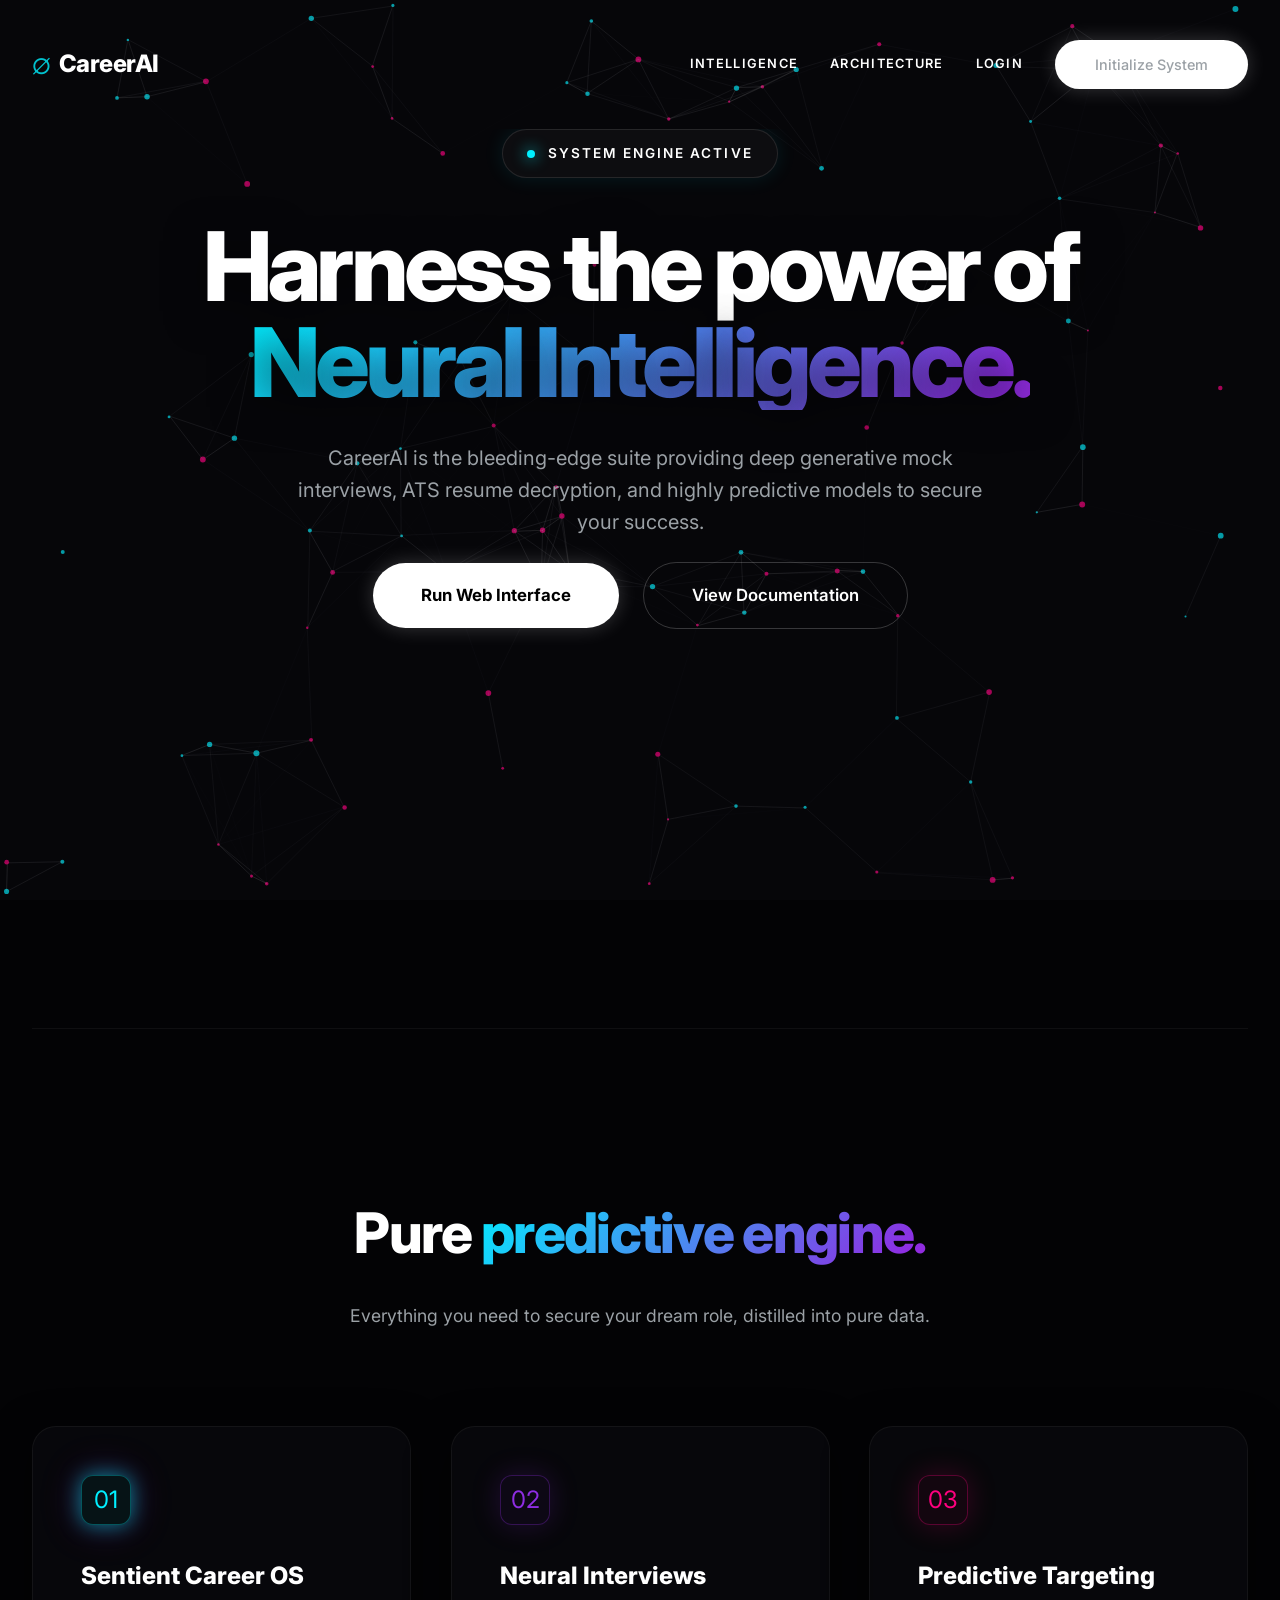
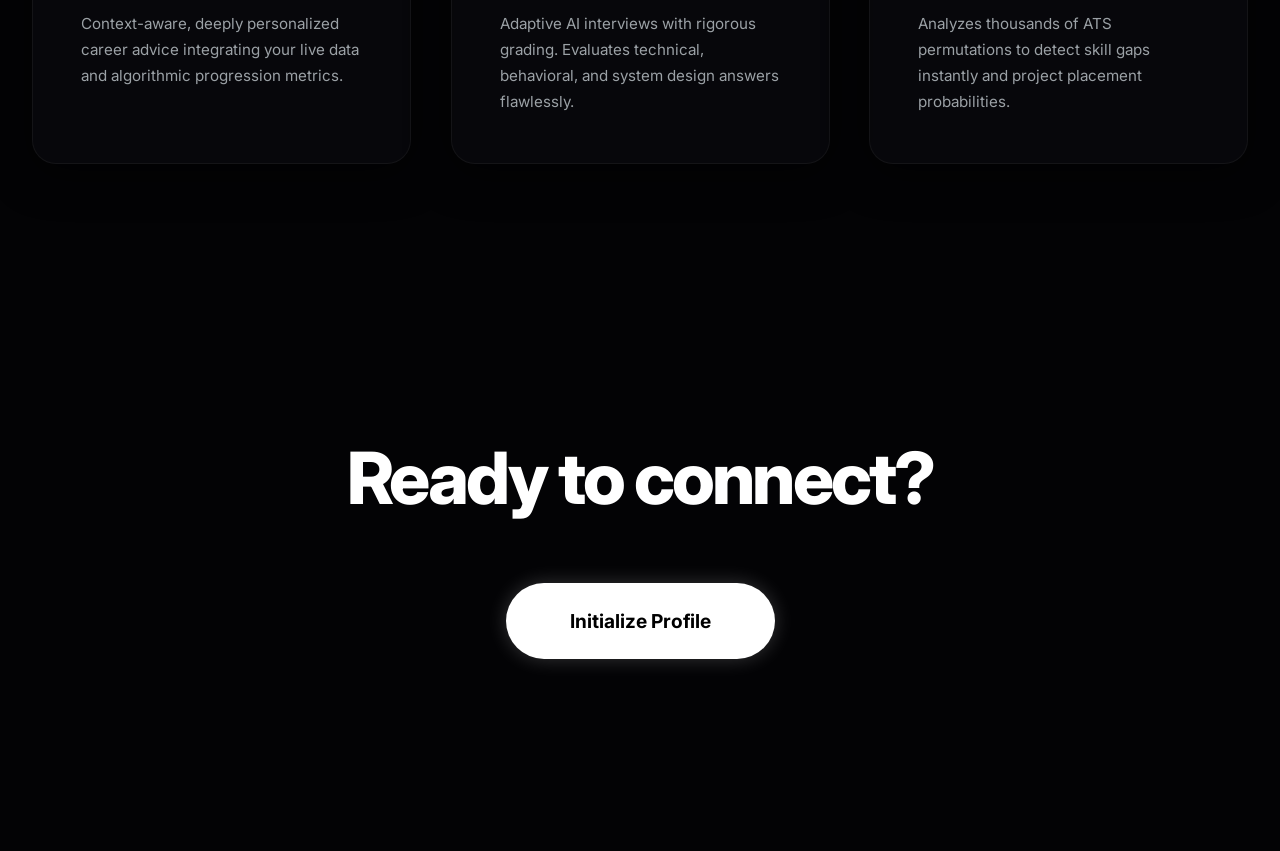
<file: templates/index.html>
<!DOCTYPE html>
<html lang="en">

<head>
  <meta charset="UTF-8" />
  <meta name="viewport" content="width=device-width, initial-scale=1.0" />
  <title>CareerAI — Next Gen OS</title>
  <meta name="description" content="AI-powered career suite." />
  <link rel="stylesheet" href="/static/css/style.css" />
  <link href="https://fonts.googleapis.com/css2?family=Inter:wght@400;500;600;800;900&display=swap" rel="stylesheet" />
</head>

<body style="background:var(--bg-primary);">
  <!-- Magic Interactive Background -->
  <canvas id="interactive-canvas"></canvas>

  <div class="container animate-slide-up">
    <nav class="navbar" style="background:transparent; padding:2.5rem 0; border:none; position:relative;">
      <a href="/" class="logo">
        <span style="opacity:0.8; font-weight:300; font-size:1.8rem; color:var(--accent-cyan);">∅</span> CareerAI
      </a>
      <div class="nav-links">
        <a href="#features" style="font-weight:600; letter-spacing:0.1em; text-transform:uppercase; font-size:0.8rem; color:#fff;">Intelligence</a>
        <a href="#solution" style="font-weight:600; letter-spacing:0.1em; text-transform:uppercase; font-size:0.8rem; color:#fff;">Architecture</a>
        <a href="/login" style="font-weight:600; letter-spacing:0.1em; text-transform:uppercase; font-size:0.8rem; color:#fff;">Login</a>
        <a href="/register" class="btn-primary" style="padding:0.8rem 2.5rem; font-size:0.9rem;">Initialize System</a>
      </div>
    </nav>

    <!-- ── Ultra Modern Animated Hero ── -->
    <section class="hero" style="border-bottom: 1px solid rgba(255,255,255,0.05); padding-bottom: 6rem; flex-direction:column; justify-content:center;">
      <div class="hero-content">
        <div class="feature-pill animate-slide-up delay-1">
          <span style="width:8px; height:8px; background:var(--accent-cyan); border-radius:50%; box-shadow:0 0 15px var(--accent-cyan); display:inline-block;"></span> 
          System Engine Active
        </div>
        <h1 class="animate-slide-up delay-2">
          Harness the power of <br />
          <span class="gradient-text">Neural Intelligence.</span>
        </h1>
        <p class="animate-slide-up delay-3">
          CareerAI is the bleeding-edge suite providing deep generative mock interviews, ATS resume decryption, and highly predictive models to secure your success.
        </p>
        <div style="display:flex; gap:1.5rem; align-items:center; justify-content:center;" class="animate-slide-up delay-4">
          <a href="/register" class="btn-primary" style="font-size:1.05rem; padding:1.2rem 3rem;">
            Run Web Interface
          </a>
          <a href="#features" class="btn-secondary" style="font-size:1.05rem; padding:1.2rem 3rem; background:transparent;">
            View Documentation
          </a>
        </div>
      </div>
    </section>

    <!-- ── Features Array ── -->
    <section id="features" style="padding: 10rem 0;">
      <div style="text-align:center; margin-bottom: 6rem;">
        <h2 style="font-size:3.5rem; font-weight:800; letter-spacing:-0.03em;">Pure <span class="gradient-text">predictive engine.</span></h2>
        <p style="color:var(--text-secondary); margin-top:1.5rem; font-size:1.1rem; max-width:600px; margin-left:auto; margin-right:auto;">Everything you need to secure your dream role, distilled into pure data.</p>
      </div>

      <div class="grid-3">
        <div class="glass-card animate-slide-up delay-1" style="padding:3rem;">
          <div style="font-size:1.5rem; margin-bottom:2rem; width:50px; height:50px; border:1px solid rgba(0,240,255,0.3); border-radius:12px; display:flex; align-items:center; justify-content:center; color:#00f0ff; background:rgba(0,240,255,0.05); box-shadow:var(--shadow-neon);">01</div>
          <h3 style="margin-bottom:1rem; font-weight:800; font-size:1.5rem;">Sentient Career OS</h3>
          <p style="color:var(--text-secondary); font-size:0.95rem; line-height:1.7;">Context-aware, deeply personalized career advice integrating your live data and algorithmic progression metrics.</p>
        </div>
        <div class="glass-card animate-slide-up delay-2" style="padding:3rem;">
          <div style="font-size:1.5rem; margin-bottom:2rem; width:50px; height:50px; border:1px solid rgba(142,45,226,0.3); border-radius:12px; display:flex; align-items:center; justify-content:center; color:#8e2de2; background:rgba(142,45,226,0.05); box-shadow:0 0 30px rgba(142,45,226,0.2);">02</div>
          <h3 style="margin-bottom:1rem; font-weight:800; font-size:1.5rem;">Neural Interviews</h3>
          <p style="color:var(--text-secondary); font-size:0.95rem; line-height:1.7;">Adaptive AI interviews with rigorous grading. Evaluates technical, behavioral, and system design answers flawlessly.</p>
        </div>
        <div class="glass-card animate-slide-up delay-3" style="padding:3rem;">
          <div style="font-size:1.5rem; margin-bottom:2rem; width:50px; height:50px; border:1px solid rgba(255,0,127,0.3); border-radius:12px; display:flex; align-items:center; justify-content:center; color:#ff007f; background:rgba(255,0,127,0.05); box-shadow:0 0 30px rgba(255,0,127,0.2);">03</div>
          <h3 style="margin-bottom:1rem; font-weight:800; font-size:1.5rem;">Predictive Targeting</h3>
          <p style="color:var(--text-secondary); font-size:0.95rem; line-height:1.7;">Analyzes thousands of ATS permutations to detect skill gaps instantly and project placement probabilities.</p>
        </div>
      </div>
    </section>

    <section style="padding: 6rem 0 12rem 0; text-align:center;">
      <h2 style="font-size:4.5rem; font-weight:800; margin-bottom:3rem; letter-spacing:-0.04em;">Ready to connect?</h2>
      <a href="/register" class="btn-primary" style="padding:1.4rem 4rem; font-size:1.2rem;">
        Initialize Profile
      </a>
    </section>
  </div>

  <script>
    // Massive Interactive Cursor Background logic
    const canvas = document.getElementById('interactive-canvas');
    const ctx = canvas.getContext('2d');
    
    let width, height;
    let particles = [];
    let mouse = { x: null, y: null };
    
    const particleCount = 100;
    const connectionRadius = 150;
    
    function init() {
      width = canvas.width = window.innerWidth;
      height = canvas.height = window.innerHeight;
      
      particles = [];
      for (let i = 0; i < particleCount; i++) {
        particles.push({
          x: Math.random() * width,
          y: Math.random() * height,
          vx: (Math.random() - 0.5) * 1.5,
          vy: (Math.random() - 0.5) * 1.5,
          radius: Math.random() * 2 + 1,
          color: Math.random() > 0.5 ? 'rgba(0, 240, 255, ' : 'rgba(255, 0, 127, '
        });
      }
    }
    
    window.addEventListener('resize', init);
    window.addEventListener('mousemove', (e) => {
      mouse.x = e.x;
      mouse.y = e.y;
    });
    window.addEventListener('mouseleave', () => {
      mouse.x = null;
      mouse.y = null;
    });
    
    function drawBaseGradient() {
      ctx.fillStyle = '#030305';
      ctx.fillRect(0, 0, width, height);

      if (mouse.x !== null) {
        let grad = ctx.createRadialGradient(mouse.x, mouse.y, 0, mouse.x, mouse.y, 800);
        grad.addColorStop(0, 'rgba(142, 45, 226, 0.15)');
        grad.addColorStop(0.5, 'rgba(0, 240, 255, 0.05)');
        grad.addColorStop(1, 'rgba(0,0,0,0)');
        
        ctx.fillStyle = grad;
        ctx.fillRect(0, 0, width, height);
      }
    }
    
    function animate() {
      drawBaseGradient();
      
      for (let i = 0; i < particles.length; i++) {
        let p = particles[i];
        p.x += p.vx;
        p.y += p.vy;
        
        if (p.x < 0 || p.x > width) p.vx *= -1;
        if (p.y < 0 || p.y > height) p.vy *= -1;
        
        if (mouse.x) {
          let dx = mouse.x - p.x;
          let dy = mouse.y - p.y;
          let dist = Math.sqrt(dx*dx + dy*dy);
          if (dist < 200) {
            p.x -= dx * 0.01;
            p.y -= dy * 0.01;
          }
        }
        
        ctx.beginPath();
        ctx.arc(p.x, p.y, p.radius, 0, Math.PI * 2);
        ctx.fillStyle = p.color + '0.8)';
        ctx.fill();
        
        for (let j = i + 1; j < particles.length; j++) {
          let p2 = particles[j];
          let dx = p.x - p2.x;
          let dy = p.y - p2.y;
          let distance = Math.sqrt(dx*dx + dy*dy);
          
          if (distance < connectionRadius) {
            let opacity = 1 - (distance / connectionRadius);
            ctx.beginPath();
            ctx.strokeStyle = `rgba(255, 255, 255, ${opacity * 0.15})`;
            ctx.lineWidth = 1;
            ctx.moveTo(p.x, p.y);
            ctx.lineTo(p2.x, p2.y);
            ctx.stroke();
          }
        }
      }
      
      requestAnimationFrame(animate);
    }
    
    init();
    animate();
  </script>
</body>

</html>
</file>
<file: static/css/style.css>
/* ═══════════════════════════════════════════════════════════════
   AI CAREER OS — Hackathon Winning Interactive Dark Theme
   ═══════════════════════════════════════════════════════════════ */

/* ── Extreme Vibrant Tokens ───────────────────────────────────── */
:root {
  --bg-primary: #030305;
  --bg-secondary: #08080c;
  --bg-card: rgba(15, 15, 20, 0.4);
  --bg-card-hover: rgba(25, 25, 30, 0.7);

  /* Extreme Neons */
  --accent-cyan: #00f0ff;
  --accent-blue: #0044ff;
  --accent-purple: #8e2de2;
  --accent-pink: #ff007f;
  --accent-lime: #ccff00;
  --accent-orange: #ff3b00;
  
  --gradient-main: linear-gradient(135deg, #00f0ff, #8e2de2, #ff007f);
  --gradient-warm: linear-gradient(135deg, #ff007f, #ff3b00, #ccff00);
  --gradient-cool: linear-gradient(135deg, #00f0ff, #0044ff);

  --glass-border: rgba(255, 255, 255, 0.05);
  --glass-border-hover: rgba(255, 255, 255, 0.2);

  --text-primary: #ffffff;
  --text-secondary: #9ba1a6;
  --text-muted: #5f6368;

  --radius-sm: 8px;
  --radius-md: 16px;
  --radius-lg: 24px;
  --radius-pill: 9999px;

  /* Shadows */
  --shadow-neon: 0 0 20px rgba(0, 240, 255, 0.5), 0 0 40px rgba(142, 45, 226, 0.3);
  --shadow-card: 0 10px 40px rgba(0, 0, 0, 0.6);

  --transition-fast: 0.2s cubic-bezier(0.4, 0, 0.2, 1);
  --transition-normal: 0.4s cubic-bezier(0.16, 1, 0.3, 1);
  --transition-bounce: 0.6s cubic-bezier(0.34, 1.56, 0.64, 1);
}

/* ── Tag / Pill Styles ────────────────────────────────────────── */
.tag {
  display: inline-block;
  padding: 0.3rem 0.7rem;
  margin: 0.25rem 0.3rem;
  border-radius: var(--radius-pill);
  font-size: 0.8rem;
  font-weight: 600;
  letter-spacing: 0.02em;
}

.tag.success {
  background: rgba(0, 240, 120, 0.1);
  color: #00f078;
  border: 1px solid rgba(0, 240, 120, 0.25);
}

.tag.danger {
  background: rgba(255, 0, 80, 0.1);
  color: #ff5080;
  border: 1px solid rgba(255, 0, 80, 0.25);
}

/* ── Section Score Bars ───────────────────────────────────────── */
.factor-bar {
  display: flex;
  align-items: center;
  gap: 0.75rem;
  margin-bottom: 0.75rem;
}

.factor-label {
  min-width: 120px;
  font-size: 0.85rem;
  font-weight: 600;
  color: var(--text-secondary);
  text-transform: capitalize;
}

.factor-track {
  flex: 1;
  height: 10px;
  background: rgba(255, 255, 255, 0.06);
  border-radius: var(--radius-pill);
  overflow: hidden;
}

.factor-fill {
  height: 100%;
  border-radius: var(--radius-pill);
  transition: width 0.8s cubic-bezier(0.16, 1, 0.3, 1);
}

.factor-value {
  min-width: 42px;
  text-align: right;
  font-size: 0.85rem;
  font-weight: 700;
  color: var(--text-primary);
}

/* ── ATS Score Display ────────────────────────────────────────── */
.score-number {
  font-size: 4rem;
  font-weight: 900;
  letter-spacing: -0.03em;
  line-height: 1;
}

.score-bar-wrapper {
  height: 10px;
  background: rgba(255, 255, 255, 0.06);
  border-radius: var(--radius-pill);
  overflow: hidden;
}

.score-bar-fill {
  height: 100%;
  background: var(--gradient-main);
  border-radius: var(--radius-pill);
  transition: width 1s cubic-bezier(0.16, 1, 0.3, 1);
}

/* ── Global Reset ─────────────────────────────────────────────── */
*, *::before, *::after {
  margin: 0;
  padding: 0;
  box-sizing: border-box;
}

html {
  scroll-behavior: smooth;
  background: var(--bg-primary);
}

body {
  background-color: var(--bg-primary);
  color: var(--text-primary);
  font-family: 'Inter', -apple-system, BlinkMacSystemFont, sans-serif;
  min-height: 100vh;
  line-height: 1.6;
  overflow-x: hidden;
}

/* ── Advanced Animations ──────────────────────────────────────── */
@keyframes slideUpFade {
  0% { opacity: 0; transform: translateY(40px) scale(0.95); }
  100% { opacity: 1; transform: translateY(0) scale(1); }
}

@keyframes gradientPan {
  0% { background-position: 0% 50%; }
  50% { background-position: 100% 50%; }
  100% { background-position: 0% 50%; }
}

@keyframes pulseGlow {
  0% { box-shadow: 0 0 15px rgba(0, 240, 255, 0.2); }
  50% { box-shadow: 0 0 35px rgba(255, 0, 127, 0.4); border-color: rgba(255,0,127,0.5); }
  100% { box-shadow: 0 0 15px rgba(0, 240, 255, 0.2); }
}

@keyframes floatElement {
  0% { transform: translateY(0px); }
  50% { transform: translateY(-10px); }
  100% { transform: translateY(0px); }
}

.animate-slide-up {
  opacity: 0;
  animation: slideUpFade 0.8s var(--transition-bounce) forwards;
}
.delay-1 { animation-delay: 0.1s; }
.delay-2 { animation-delay: 0.2s; }
.delay-3 { animation-delay: 0.3s; }
.delay-4 { animation-delay: 0.4s; }
.delay-5 { animation-delay: 0.5s; }

/* Dashboard Animated Background */
.animated-bg {
  position: fixed;
  top: 0;
  left: 0;
  width: 100%;
  height: 100%;
  background: linear-gradient(-45deg, #050510, #100515, #051015, #000000);
  background-size: 400% 400%;
  animation: gradientPan 15s ease infinite;
  z-index: -1;
}

/* ── Interactive Canvas Grid ──────────────────────────────────── */
#interactive-canvas, #particles-canvas {
  position: absolute;
  top: 0; left: 0; right: 0; bottom: 0;
  pointer-events: none;
  z-index: 0;
}

#interactive-canvas {
  mix-blend-mode: screen;
  opacity: 0.8;
}

/* ── Utilities ────────────────────────────────────────────────── */
.container {
  max-width: 1300px;
  margin: 0 auto;
  padding: 0 2rem;
  position: relative;
  z-index: 10;
}

.gradient-text {
  background: var(--gradient-main);
  -webkit-background-clip: text;
  -webkit-text-fill-color: transparent;
  background-clip: text;
  background-size: 200% auto;
  animation: gradientPan 4s linear infinite;
  display: inline-block;
}

/* ── Navigation ───────────────────────────────────────────────── */
.navbar {
  display: flex;
  justify-content: space-between;
  align-items: center;
  padding: 1.5rem 3rem;
  background: rgba(3, 3, 5, 0.6);
  backdrop-filter: blur(24px);
  -webkit-backdrop-filter: blur(24px);
  border-bottom: 1px solid var(--glass-border);
  position: sticky;
  top: 0;
  z-index: 1000;
}

.navbar .logo {
  font-size: 1.5rem;
  font-weight: 800;
  color: #fff;
  text-decoration: none;
  letter-spacing: -0.02em;
  display: flex;
  align-items: center;
  gap: 0.5rem;
  transition: transform var(--transition-fast);
}

.navbar .logo:hover {
  transform: scale(1.05);
}

.nav-links {
  display: flex;
  align-items: center;
  gap: 2rem;
}

.nav-links a {
  color: var(--text-secondary);
  text-decoration: none;
  font-size: 0.9rem;
  font-weight: 500;
  transition: all var(--transition-fast);
}

.nav-links a:hover {
  color: #fff;
  text-shadow: 0 0 10px rgba(255,255,255,0.5);
}

.nav-user {
  display: flex;
  align-items: center;
  gap: 1rem;
  color: #fff;
  font-weight: 600;
}

.nav-user .user-level {
  background: var(--gradient-main);
  color: #fff;
  font-size: 0.75rem;
  font-weight: 700;
  padding: 0.2rem 0.8rem;
  border-radius: var(--radius-pill);
  box-shadow: 0 0 15px rgba(255,0,127,0.4);
}

/* ── Hyper-Interactive Cards ──────────────────────────────────── */
.glass-card {
  background: var(--bg-card);
  backdrop-filter: blur(30px);
  -webkit-backdrop-filter: blur(30px);
  border: 1px solid var(--glass-border);
  border-radius: var(--radius-lg);
  padding: 2.5rem;
  transition: all var(--transition-bounce);
  position: relative;
  overflow: hidden;
  box-shadow: var(--shadow-card);
}

.glass-card::before {
  content: "";
  position: absolute;
  top: 0; left: 0; right: 0; bottom: 0;
  background: radial-gradient(circle at 50% 0%, rgba(255,255,255,0.05), transparent 70%);
  opacity: 0;
  transition: opacity var(--transition-normal);
  pointer-events: none;
}

.glass-card:hover {
  transform: translateY(-5px);
  border-color: rgba(0, 240, 255, 0.4);
  box-shadow: 0 15px 40px rgba(0, 0, 0, 0.8), 0 0 30px rgba(0,240,255,0.15);
  background: var(--bg-card-hover);
  z-index: 2;
}

.glass-card:hover::before {
  opacity: 1;
}

/* ── Dynamic Buttons ──────────────────────────────────────────── */
.btn-primary {
  background: #fff;
  color: #000;
  border: none;
  padding: 0.9rem 2.2rem;
  border-radius: var(--radius-pill);
  cursor: pointer;
  font-size: 1rem;
  font-weight: 700;
  transition: all var(--transition-bounce);
  text-decoration: none;
  display: inline-flex;
  align-items: center;
  justify-content: center;
  gap: 0.5rem;
  position: relative;
  overflow: hidden;
  box-shadow: 0 0 20px rgba(255,255,255,0.2);
}

/* Shimmer effect removed for text clarity */

.btn-primary:hover {
  box-shadow: 0 0 30px rgba(255,255,255,0.5);
  transform: translateY(-2px);
  color: #000 !important;
}

/* Hover transform preserved */

.btn-secondary {
  background: rgba(255,255,255,0.05);
  color: #fff;
  border: 1px solid rgba(255,255,255,0.2);
  padding: 0.9rem 2.2rem;
  border-radius: var(--radius-pill);
  cursor: pointer;
  font-size: 1rem;
  font-weight: 600;
  transition: all var(--transition-normal);
  text-decoration: none;
  display: inline-flex;
  align-items: center;
  gap: 0.5rem;
  backdrop-filter: blur(10px);
}

.btn-secondary:hover {
  background: rgba(255,255,255,0.1);
  border-color: #fff;
  transform: translateY(-2px);
  box-shadow: 0 0 25px rgba(255,255,255,0.1);
}

.btn-danger {
  background: rgba(255, 0, 127, 0.1);
  color: var(--accent-pink);
  border: 1px solid rgba(255, 0, 127, 0.3);
  padding: 0.7rem 1.3rem;
  border-radius: var(--radius-pill);
  font-weight: 600;
  transition: all var(--transition-fast);
}

.btn-danger:hover {
  background: var(--accent-pink);
  color: #fff;
  box-shadow: 0 0 20px rgba(255,0,127,0.5);
}

.btn-voice {
  background: rgba(0, 240, 255, 0.05);
  border: 1px solid rgba(0, 240, 255, 0.2);
  color: var(--accent-cyan);
  padding: 0.6rem 1.2rem;
  border-radius: var(--radius-pill);
  font-weight: 600;
  transition: all var(--transition-fast);
}

.btn-voice:hover {
  background: rgba(0, 240, 255, 0.15);
  box-shadow: 0 0 15px rgba(0,240,255,0.3);
}

.btn-voice.listening {
  animation: pulseGlow 1s infinite;
  color: #fff;
}

/* ── Forms ────────────────────────────────────────────────────── */
.form-group { margin-bottom: 1.5rem; }

.form-group label {
  display: block;
  margin-bottom: 0.6rem;
  color: var(--text-secondary);
  font-size: 0.85rem;
  text-transform: uppercase;
  letter-spacing: 0.05em;
  font-weight: 600;
}

.form-group input,
.form-group textarea,
.form-group select {
  width: 100%;
  background: rgba(0, 0, 0, 0.3);
  border: 1px solid rgba(255, 255, 255, 0.1);
  color: #fff;
  padding: 1rem 1.2rem;
  border-radius: var(--radius-md);
  font-size: 1rem;
  font-family: inherit;
  outline: none;
  transition: all var(--transition-normal);
}

.form-group input:focus,
.form-group textarea:focus,
.form-group select:focus {
  border-color: var(--accent-cyan);
  box-shadow: 0 0 0 4px rgba(0,240,255, 0.15);
  background: rgba(0,0,0,0.5);
}

/* ── Dash Grid & Stats ────────────────────────────────────────── */
.dash-grid {
  display: grid;
  grid-template-columns: 300px 1fr;
  gap: 2.5rem;
  padding: 2.5rem;
  max-width: 1600px;
  margin: 0 auto;
}

@media (max-width: 992px) {
  .dash-grid { grid-template-columns: 1fr; }
}

.stat-grid {
  display: grid;
  grid-template-columns: repeat(2, 1fr);
  gap: 1.5rem;
  margin-bottom: 1.5rem;
}

.stat-card {
  background: rgba(20,20,30,0.3);
  border: 1px solid rgba(255, 255, 255, 0.05);
  border-radius: var(--radius-md);
  padding: 1.8rem;
  text-align: center;
  transition: all var(--transition-bounce);
  position: relative;
  overflow: hidden;
}

.stat-card:hover {
  background: rgba(30,30,45,0.5);
  border-color: rgba(255,255,255,0.2);
  transform: translateY(-4px);
  box-shadow: 0 10px 30px rgba(0,0,0,0.5);
}

.stat-icon {
  font-size: 2rem;
  margin-bottom: 0.8rem;
  animation: floatElement 4s ease-in-out infinite;
}

.stat-value {
  font-size: 2.5rem;
  font-weight: 800;
  color: #fff;
  line-height: 1;
}

.stat-label {
  font-size: 0.75rem;
  color: var(--text-secondary);
  text-transform: uppercase;
  letter-spacing: 0.15em;
  margin-top: 0.8rem;
  font-weight: 600;
}

.achievement-grid {
  display: grid;
  grid-template-columns: repeat(auto-fill, minmax(220px, 1fr));
  gap: 1rem;
  margin-top: 1rem;
}

.achievement-card {
  background: rgba(255, 255, 255, 0.05);
  border: 1px solid rgba(255, 255, 255, 0.1);
  border-radius: var(--radius-md);
  padding: 1.25rem 1.3rem;
  min-height: 170px;
  display: flex;
  flex-direction: column;
  justify-content: space-between;
  transition: all var(--transition-fast);
  box-shadow: 0 10px 30px rgba(0, 0, 0, 0.4);
}

.achievement-card:hover {
  transform: translateY(-3px);
  border-color: rgba(0, 240, 255, 0.35);
  background: rgba(255, 255, 255, 0.08);
}

.achievement-card.locked {
  opacity: 0.6;
  filter: grayscale(0.2);
}

.achievement-icon {
  width: 44px;
  height: 44px;
  display: inline-flex;
  align-items: center;
  justify-content: center;
  border-radius: 50%;
  background: rgba(0, 240, 255, 0.08);
  color: var(--accent-cyan);
  font-size: 1.25rem;
}

.achievement-name {
  margin-top: 1rem;
  font-size: 1rem;
  font-weight: 700;
  color: #fff;
  line-height: 1.3;
}

.achievement-desc {
  margin-top: 0.5rem;
  color: var(--text-secondary);
  font-size: 0.88rem;
  line-height: 1.5;
}

.achievement-xp {
  margin-top: 1rem;
  color: var(--accent-cyan);
  font-weight: 700;
  font-size: 0.88rem;
}

.achievement-placeholder {
  color: var(--text-muted);
  padding: 1rem;
}

.leaderboard-card {
  background: rgba(8, 10, 18, 0.75);
  border: 1px solid rgba(255, 255, 255, 0.08);
  border-radius: var(--radius-md);
  padding: 1rem;
  display: grid;
  gap: 0.75rem;
  box-shadow: 0 15px 40px rgba(0, 0, 0, 0.45);
}

.leaderboard-header,
.leader-row {
  display: grid;
  grid-template-columns: 70px minmax(150px, 1fr) 80px 80px 90px;
  gap: 0.75rem;
  align-items: center;
}

.leaderboard-header {
  color: var(--text-secondary);
  text-transform: uppercase;
  letter-spacing: 0.08em;
  font-size: 0.75rem;
  padding-bottom: 0.5rem;
  border-bottom: 1px solid rgba(255, 255, 255, 0.08);
}

.leader-row {
  background: rgba(255, 255, 255, 0.03);
  border-radius: var(--radius-md);
  padding: 0.95rem 0.95rem;
  transition: transform var(--transition-fast), background var(--transition-fast);
}

.leader-row:hover {
  background: rgba(0, 240, 255, 0.08);
  transform: translateY(-2px);
}

.rank {
  display: inline-flex;
  align-items: center;
  justify-content: center;
  width: 42px;
  height: 42px;
  border-radius: 50%;
  font-size: 0.95rem;
  background: rgba(255, 255, 255, 0.08);
  color: #fff;
  font-weight: 700;
}

.rank.gold {
  background: linear-gradient(135deg, #ffd700, #ff9f00);
  color: #111;
}

.rank.silver {
  background: linear-gradient(135deg, #c0c0c0, #9aa0b3);
  color: #111;
}

.rank.bronze {
  background: linear-gradient(135deg, #cd7f32, #ffb97b);
  color: #111;
}

.leader-name {
  font-weight: 700;
  color: #fff;
}

.leader-meta {
  color: var(--text-secondary);
  font-size: 0.9rem;
}

.leader-xp {
  text-align: right;
  font-weight: 700;
  color: var(--accent-cyan);
}

/* ── Dynamic Progress Bars ────────────────────────────────────── */
.xp-bar-wrapper, .score-bar-wrapper {
  background: rgba(255, 255, 255, 0.05);
  border-radius: var(--radius-pill);
  height: 12px;
  overflow: hidden;
  border: 1px solid rgba(255,255,255,0.05);
}

.xp-bar-fill, .score-bar-fill {
  height: 100%;
  border-radius: var(--radius-pill);
  background: var(--gradient-main);
  background-size: 200% auto;
  animation: gradientPan 3s linear infinite;
  transition: width 1s cubic-bezier(0.85, 0, 0.15, 1);
  box-shadow: 0 0 15px rgba(255,0,127,0.5);
}

.score-number {
  font-size: 5rem;
  font-weight: 900;
  background: var(--gradient-main);
  background-size: 200% auto;
  -webkit-background-clip: text;
  -webkit-text-fill-color: transparent;
  animation: gradientPan 4s linear infinite;
  line-height: 1;
}

/* ── Systematic Dashboard Layout ────────────────────────────────────────── */
.dash-layout {
  display: grid;
  grid-template-columns: 1fr;
  gap: 2rem;
  max-width: 1100px;
  margin: 2rem auto;
  padding: 0 1rem;
  align-items: start;
}

.dash-sidebar {
  background: rgba(10, 10, 15, 0.6);
  backdrop-filter: blur(20px);
  border: 1px solid var(--glass-border);
  border-radius: var(--radius-lg);
  padding: 0.75rem;
  position: relative;
  top: 0;
  height: auto;
  box-shadow: var(--shadow-card);
}
.dash-sidebar::-webkit-scrollbar { display: none; }

.dash-main {
  min-width: 0; /* Prevents grid blowout */
}

/* ── Tabs (Horizontal) ─────────────────────────────────────────────── */
.tabs-nav {
  display: flex;
  flex-direction: row;
  flex-wrap: wrap;
  gap: 0.5rem;
  justify-content: center;
}

.tab-btn {
  padding: 0.8rem 1.4rem;
  border: none;
  background: transparent;
  color: var(--text-secondary);
  font-size: 0.95rem;
  font-weight: 600;
  border-radius: var(--radius-md);
  cursor: pointer;
  transition: all var(--transition-fast);
  display: flex;
  align-items: center;
  gap: 0.8rem;
  justify-content: center;
}

.tab-btn:hover {
  color: #fff;
  background: rgba(255,255,255,0.05);
  transform: translateY(-2px);
}

.tab-btn.active {
  background: var(--glass-border-hover);
  color: #fff;
  box-shadow: inset 0 -2px 0 var(--accent-cyan);
}

.tab-content {
  display: none;
}

.tab-content.active {
  display: block;
  animation: slideUpFade 0.6s var(--transition-bounce) forwards;
}

/* ── AI Chat Interface ────────────────────────────────────────── */
.chat-container {
  display: flex;
  flex-direction: column;
  height: 600px;
  background: rgba(5, 5, 8, 0.8);
  border: 1px solid var(--glass-border);
  border-radius: var(--radius-lg);
  overflow: hidden;
  box-shadow: var(--shadow-card);
}

.chat-messages {
  flex: 1;
  overflow-y: auto;
  padding: 2.5rem;
  display: flex;
  flex-direction: column;
  gap: 2rem;
}

.chat-bubble-wrapper {
  display: flex;
  gap: 1rem;
  max-width: 80%;
  animation: slideUpFade 0.4s var(--transition-bounce) forwards;
}

.chat-bubble-wrapper.user {
  align-self: flex-end;
  flex-direction: row-reverse;
}

.chat-avatar {
  width: 44px;
  height: 44px;
  border-radius: 50%;
  background: #111;
  border: 1px solid rgba(255,255,255,0.1);
  display: flex;
  align-items: center;
  justify-content: center;
  overflow: hidden;
  flex-shrink: 0;
  box-shadow: 0 0 15px rgba(0,240,255,0.2);
}

.chat-bubble {
  padding: 1.2rem 1.5rem;
  border-radius: var(--radius-md);
  font-size: 0.95rem;
  line-height: 1.6;
}

.chat-bubble.user {
  background: rgba(255,255,255,0.1);
  color: #fff;
  border-top-right-radius: 4px;
  backdrop-filter: blur(10px);
}

.chat-bubble.ai {
  background: transparent;
  color: var(--text-secondary);
  border: 1px solid rgba(255,255,255,0.05);
  border-top-left-radius: 4px;
}

.chat-input-area {
  display: flex;
  gap: 1rem;
  padding: 1.5rem;
  border-top: 1px solid rgba(255,255,255,0.05);
  background: rgba(0,0,0,0.6);
}

.chat-input-area input {
  flex: 1;
  background: rgba(255,255,255,0.03);
  border: 1px solid rgba(255,255,255,0.1);
  color: #fff;
  font-size: 1rem;
  padding: 1rem 1.8rem;
  border-radius: var(--radius-pill);
}

.chat-input-area input:focus {
  background: rgba(255,255,255,0.08);
  border-color: var(--accent-cyan);
  box-shadow: 0 0 20px rgba(0,240,255,0.2);
}

/* ── Hero Landing ────────────────────────────────────────────── */
.hero {
  display: flex;
  align-items: center;
  justify-content: space-between;
  min-height: 100vh;
  gap: 2rem;
  position: relative;
  overflow: hidden;
}

.hero-content {
  flex: 1;
  max-width: 1000px;
  position: relative;
  z-index: 10;
  text-align: center;
  margin: 0 auto;
}

.hero h1 {
  font-size: 6rem;
  font-weight: 800;
  line-height: 1;
  margin-bottom: 2rem;
  letter-spacing: -0.05em;
  text-shadow: 0 10px 40px rgba(0,0,0,0.5);
}

.hero p {
  font-size: 1.25rem;
  color: var(--text-secondary);
  margin-bottom: 1.5rem;
  max-width: 700px;
  line-height: 1.6;
  margin-left: auto;
  margin-right: auto;
}

.feature-pill {
  background: rgba(255,255,255,0.03);
  border: 1px solid rgba(255,255,255,0.1);
  border-radius: var(--radius-pill);
  padding: 0.8rem 1.5rem;
  display: inline-flex;
  align-items: center;
  gap: 0.8rem;
  font-size: 0.85rem;
  font-weight: 600;
  color: #fff;
  text-transform: uppercase;
  letter-spacing: 0.15em;
  margin-bottom: 2.5rem;
  backdrop-filter: blur(10px);
  box-shadow: 0 0 20px rgba(0,240,255,0.1);
}

.grid-3 {
  display: grid;
  grid-template-columns: repeat(3, 1fr);
  gap: 2.5rem;
  position: relative;
  z-index: 10;
}
</file>
